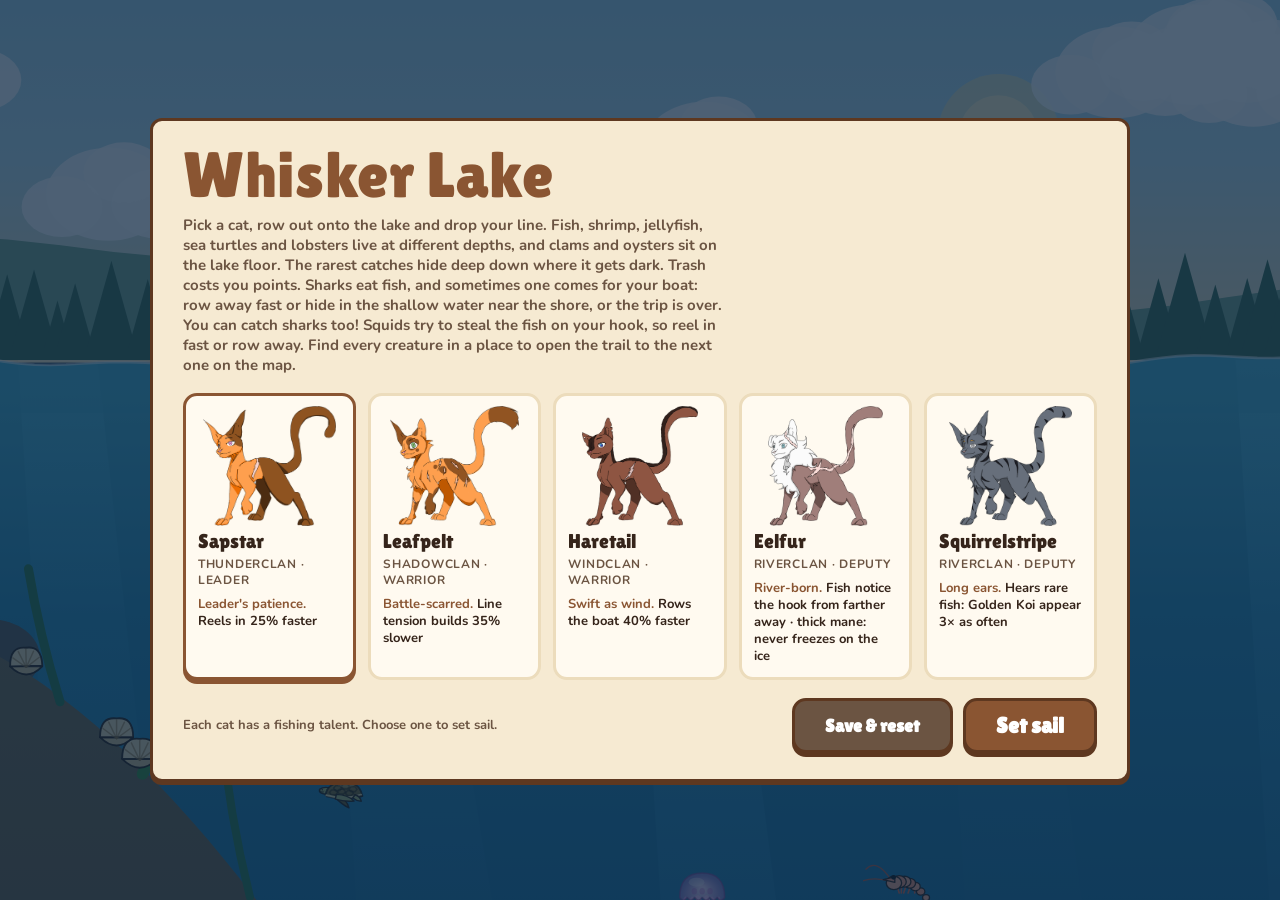
<file: index.html>
<!doctype html>
<html lang="en">
<head>
<meta charset="utf-8">
<meta name="viewport" content="width=device-width,initial-scale=1,viewport-fit=cover">
<title>Whisker Lake</title>
<link rel="preconnect" href="https://fonts.googleapis.com">
<link rel="stylesheet" href="https://fonts.googleapis.com/css2?family=Lilita+One&family=Nunito:wght@600;700;800&display=swap">
<link rel="stylesheet" href="styles.css?v=2026-10-09c">
</head>
<body>
<div id="app">
  <canvas id="cv" aria-label="Fishing lake"></canvas>

  <div id="hud" hidden>
    <div class="hud-left plate"><img id="hudCat" alt=""><div><b id="hudName">Cat</b><span id="hudPerk"></span></div></div>
    <div class="hud-right">
      <div class="stat plate"><small>Score</small><b id="score">0</b></div>
      <div class="stat plate"><small>Depth</small><b id="depth">0 m</b></div>
      <button class="hbtn plate" id="mapBtn">Map</button>
      <button class="hbtn plate" id="dexBtn">Fish log <span id="dexCount">0/15</span></button>
      <button class="hbtn plate" id="saveBtn">Menu</button>
    </div>
  </div>

  <div id="fight" class="plate" hidden>
    <div class="fight-label"><span id="fightName">Fish</span><span id="fightState">Reel!</span></div>
    <div class="bar"><i id="tensionFill"></i></div>
  </div>

  <div id="help" hidden><kbd>←</kbd><kbd>→</kbd> row the boat · <kbd>↓</kbd> drop line · <kbd>↑</kbd> or <kbd>Space</kbd> reel in · reel when the fish is tired, wait when it thrashes · steer clear of trash · <span id="helpArea"></span></div>

  <div id="touch" hidden>
    <div class="grp"><button data-k="left" aria-label="Row left">◀</button><button data-k="right" aria-label="Row right">▶</button></div>
    <div class="grp"><button data-k="down">Drop</button><button data-k="up">Reel</button></div>
  </div>

  <button id="bustBtn" class="go" hidden>Bust rock</button>
  <div id="toast"></div>
  <div id="catchCard" class="plate" hidden></div>

  <div id="select" class="screen">
    <div class="sheet plate">
      <h1>Whisker Lake</h1>
      <p class="lede">Pick a cat, row out onto the lake and drop your line. Fish, shrimp, jellyfish, sea turtles and lobsters live at different depths, and clams and oysters sit on the lake floor. The rarest catches hide deep down where it gets dark. Trash costs you points. Sharks eat fish, and sometimes one comes for your boat: row away fast or hide in the shallow water near the shore, or the trip is over. You can catch sharks too! Squids try to steal the fish on your hook, so reel in fast or row away. Find every creature in a place to open the trail to the next one on the map.</p>
      <div class="cats" id="cats"></div>
      <div class="row">
        <p id="pickNote">Each cat has a fishing talent. Choose one to set sail.</p>
        <div style="display:flex;gap:10px;flex-wrap:wrap"><button class="go" id="selSaveBtn" style="background:var(--ink-soft);font-size:18px">Save &amp; reset</button><button class="go" id="startBtn">Set sail</button></div>
      </div>
    </div>
  </div>

  <div id="over" class="screen" hidden>
    <div class="sheet plate" style="width:min(520px,100%);text-align:center">
      <h2 style="font-size:40px" id="overTitle">Chomp!</h2>
      <p class="lede" id="overText" style="margin-inline:auto"></p>
      <div class="row" style="justify-content:center">
        <button class="go" id="againBtn">Try again</button>
        <button class="go" id="overCatBtn" style="background:var(--ink-soft)">Pick a cat</button>
      </div>
    </div>
  </div>

  <div id="saves" class="screen" hidden>
    <div class="sheet plate" style="width:min(620px,100%)">
      <div class="dexhead"><h2>Menu</h2><button class="go" id="savesClose" style="font-size:18px;padding:8px 20px">Back</button></div>
      <div class="saverow" style="flex-wrap:wrap;margin-top:10px"><button class="go small" id="soundBtn">Sound on</button><button class="go small" id="musicBtn">Music on</button><button class="go small" id="catBtn" style="background:var(--ink-soft)">Switch cat</button></div>
      <p class="lede" style="margin-bottom:10px">Your progress saves by itself on this device: your fish log, best score, this trip's score and your cat. Come back any time and keep fishing.</p>
      <h3 class="junkhead" style="margin-top:8px">Save code</h3>
      <p style="margin:4px 0 8px;font-size:13px;color:var(--ink-soft)">Copy this code to keep a backup or to move your progress to another phone or computer.</p>
      <div class="saverow"><input id="saveCode" readonly aria-label="Your save code"><button class="go small" id="copyBtn">Copy</button></div>
      <h3 class="junkhead">Load a save code</h3>
      <p style="margin:4px 0 8px;font-size:13px;color:var(--ink-soft)">Paste a code from another device. It replaces the progress on this device.</p>
      <div class="saverow"><input id="loadCode" placeholder="WL1-…" aria-label="Save code to load" autocomplete="off" spellcheck="false"><button class="go small" id="loadBtn">Load</button></div>
      <p id="saveMsg" role="status" style="min-height:20px;margin:8px 0 0;font-size:14px"></p>
      <h3 class="junkhead">Start over</h3>
      <div class="saverow" style="flex-wrap:wrap">
        <button class="go small" id="restartBtn" style="background:var(--ink-soft)">Restart trip</button>
        <button class="go small" id="resetBtn" style="background:var(--bad)">Reset everything</button>
      </div>
      <p style="margin:6px 0 0;font-size:13px;color:var(--ink-soft)"><b>Restart trip</b> sets this trip's score back to 0 and keeps your fish log and best score. <b>Reset everything</b> erases all progress on this device.</p>
    </div>
  </div>

  <div id="map" class="screen" hidden>
    <div class="sheet plate" style="width:min(980px,100%)">
      <div class="dexhead"><h2>Map</h2><button class="go" id="mapClose" style="font-size:18px;padding:8px 20px">Back</button></div>
      <div class="mapwrap" id="mapWrap"><img id="mapImg" alt="Map of Whiskers Lake and the rivers, lakes and cave around it"><svg id="mapPath" viewBox="0 0 100 75" preserveAspectRatio="none" aria-hidden="true"></svg></div>
      <div class="mapinfo"><div><b id="mapName"></b><p id="mapText"></p></div><button class="go" id="mapGo">Travel here</button></div>
    </div>
  </div>

  <div id="win" class="screen" hidden>
    <div class="sheet plate" style="width:min(560px,100%);text-align:center">
      <h2 style="font-size:40px">Legend of the lakes!</h2>
      <p class="lede" id="winText" style="margin-inline:auto"></p>
      <button class="go" id="winBtn">Keep fishing</button>
    </div>
  </div>

  <div id="dex" class="screen" hidden>
    <div class="sheet plate">
      <div class="dexhead"><h2>Fish log</h2><button class="go" id="dexClose" style="font-size:18px;padding:8px 20px">Back to the lake</button></div>
      <p class="lede" id="dexSummary" style="margin-bottom:0"></p>
      <div id="dexGrid"></div>
      <h3 class="junkhead">Trash in the lake <span>Avoid it: each piece costs points</span></h3>
      <div class="dexgrid" id="junkGrid"></div>
    </div>
  </div>
</div>

<!-- When you upload changed files, change the version (both places) so browsers fetch the new ones -->
<script src="js/loader.js?v=2026-10-09c"></script>
</body>
</html>
</file>
<file: styles.css>
/* Layout: full-screen canvas lake; parchment-and-wood UI panels float over it. Single storybook look (one theme by design). */
:root{
  --parchment:#f6ead2; --parchment-2:#ecdcbc; --ink:#35241a; --ink-soft:#6b5442;
  --wood:#8a5532; --wood-dark:#5e3820; --lake:#1f6f99; --deep:#0a2440;
  --good:#3f9b5a; --warn:#e2a020; --bad:#d2483a;
  --display:"Lilita One","Trebuchet MS",system-ui,sans-serif;
  --body:"Nunito",system-ui,-apple-system,"Segoe UI",sans-serif;
  color-scheme:light;
}
html{height:100%;box-sizing:border-box}
*,*::before,*::after{box-sizing:inherit}
body{height:100%;margin:0;overflow:hidden;background:var(--deep);color:var(--ink);font-family:var(--body);font-weight:700}
#app{position:relative;width:100%;height:100%;overflow:hidden;user-select:none;-webkit-user-select:none;touch-action:none}
canvas{display:block;width:100%;height:100%}
[hidden]{display:none!important}
button{font:inherit;cursor:pointer}
button:focus-visible{outline:3px solid #ffd76a;outline-offset:2px}

/* HUD */
#hud{position:absolute;inset:0 0 auto 0;display:flex;flex-wrap:wrap;gap:8px;align-items:flex-start;justify-content:space-between;padding:10px 12px;pointer-events:none}
#hud>*{pointer-events:auto}
.plate{background:var(--parchment);border:3px solid var(--wood-dark);border-radius:12px;box-shadow:0 3px 0 var(--wood-dark)}
.hud-left{display:flex;align-items:center;gap:8px;padding:4px 12px 4px 4px}
.hud-left img{width:52px;height:46px;object-fit:contain}
.hud-left b{display:block;font-family:var(--display);font-weight:400;font-size:18px;line-height:1}
.hud-left span{font-size:12px;color:var(--ink-soft)}
.hud-right{display:flex;gap:6px;align-items:stretch;flex-wrap:wrap;justify-content:flex-end}
.stat{padding:3px 12px;text-align:center;min-width:72px}
.stat small{display:block;font-size:11px;letter-spacing:.06em;text-transform:uppercase;color:var(--ink-soft)}
.stat b{font-family:var(--display);font-weight:400;font-size:20px;font-variant-numeric:tabular-nums}
.hbtn{padding:4px 12px;color:var(--ink);font-size:13px}
.hbtn:hover{background:var(--parchment-2)}
#fight{position:absolute;left:50%;bottom:calc(64px + env(safe-area-inset-bottom,0px));transform:translateX(-50%);width:min(340px,86vw);padding:8px 12px;pointer-events:none}
.fight-label{display:flex;justify-content:space-between;gap:8px;font-size:13px;margin-bottom:6px}
#fightName{font-family:var(--display);font-weight:400;font-size:16px}
#fightState{font-weight:800}
.bar{height:14px;border-radius:8px;background:#d9c7a3;border:2px solid var(--wood-dark);overflow:hidden}
.bar i{display:block;height:100%;width:0;background:var(--good);transition:background .15s}
#help{position:absolute;left:12px;bottom:12px;padding:6px 12px;font-size:12px;color:var(--ink-soft);background:rgba(246,234,210,.85);border-radius:10px;pointer-events:none}
#help kbd{font-family:var(--body);background:var(--parchment-2);border:1px solid var(--ink-soft);border-radius:4px;padding:0 5px;color:var(--ink)}

/* touch */
#touch{position:absolute;inset:auto 0 0 0;display:none;justify-content:space-between;padding:0 14px calc(14px + env(safe-area-inset-bottom,0px));pointer-events:none}
#touch .grp{display:flex;gap:10px;pointer-events:auto}
#touch button{width:68px;height:62px;border-radius:16px;background:rgba(246,234,210,.9);border:3px solid var(--wood-dark);color:var(--ink);font-family:var(--display);font-size:15px;box-shadow:0 3px 0 var(--wood-dark)}
#touch button.on{transform:translateY(2px);box-shadow:0 1px 0 var(--wood-dark);background:var(--parchment-2)}
@media (pointer:coarse){#touch{display:flex}#help{display:none}#fight{bottom:calc(92px + env(safe-area-inset-bottom,0px))}}

/* toast + catch card */
#toast{position:absolute;left:50%;top:40%;transform:translate(-50%,-50%);font-family:var(--display);font-size:clamp(22px,4vw,34px);color:#fff;text-shadow:0 3px 0 var(--wood-dark),0 0 12px rgba(0,0,0,.4);pointer-events:none;opacity:0;transition:opacity .25s;text-align:center;white-space:nowrap}
#toast.show{opacity:1}
#catchCard{position:absolute;right:14px;top:84px;width:220px;padding:10px 12px 12px;text-align:center;pointer-events:none;animation:pop .35s ease-out}
#catchCard canvas{width:180px;height:90px;margin:0 auto}
#catchCard .new{display:inline-block;background:var(--bad);color:#fff;border-radius:6px;padding:1px 8px;font-size:12px;letter-spacing:.06em;text-transform:uppercase}
#catchCard h3{margin:2px 0 0;font-family:var(--display);font-weight:400;font-size:22px}
#catchCard p{margin:2px 0 0;font-size:13px;color:var(--ink-soft)}
@keyframes pop{from{transform:scale(.7);opacity:0}to{transform:scale(1);opacity:1}}

/* screens */
.screen{position:absolute;inset:0;overflow:auto;background:rgba(10,36,64,.72);padding-block:24px;padding-inline:16px;display:flex;justify-content:center;align-items:flex-start}
.sheet{width:min(980px,100%);margin:auto 0;padding:22px clamp(14px,3vw,30px) 26px}
.sheet h1{margin:0;font-family:var(--display);font-weight:400;font-size:clamp(38px,7vw,64px);line-height:1;color:var(--wood);text-wrap:balance;letter-spacing:.01em}
.sheet h2{margin:0;font-family:var(--display);font-weight:400;font-size:28px;color:var(--wood)}
.lede{margin:8px 0 18px;color:var(--ink-soft);max-width:60ch;font-size:15px}
.cats{display:grid;grid-template-columns:repeat(auto-fill,minmax(160px,1fr));gap:12px}
.catcard{display:flex;flex-direction:column;gap:4px;text-align:left;padding:10px 12px 12px;background:#fffaf0;border:3px solid var(--parchment-2);border-radius:14px;color:var(--ink);transition:transform .12s,border-color .12s}
.catcard:hover{transform:translateY(-3px)}
.catcard[aria-pressed="true"]{border-color:var(--wood);box-shadow:0 4px 0 var(--wood)}
.catcard img{width:100%;height:120px;object-fit:contain}
.catcard b{font-family:var(--display);font-weight:400;font-size:20px;line-height:1.1}
.catcard .clan{font-size:12px;letter-spacing:.06em;text-transform:uppercase;color:var(--ink-soft)}
.catcard .perk{margin-top:4px;font-size:13px;line-height:1.3}
.catcard .perk em{font-style:normal;color:var(--wood)}
.row{display:flex;flex-wrap:wrap;gap:12px;align-items:center;justify-content:space-between;margin-top:18px}
.row p{margin:0;font-size:13px;color:var(--ink-soft);max-width:52ch}
.go{padding:12px 30px;font-family:var(--display);font-size:22px;color:#fff;background:var(--wood);border:3px solid var(--wood-dark);border-radius:14px;box-shadow:0 4px 0 var(--wood-dark)}
.go:active{transform:translateY(2px);box-shadow:0 2px 0 var(--wood-dark)}
.dexgrid{display:grid;grid-template-columns:repeat(auto-fill,minmax(150px,1fr));gap:10px;margin-top:14px}
.dexitem{background:#fffaf0;border:2px solid var(--parchment-2);border-radius:12px;padding:8px 10px;font-size:13px}
.dexitem canvas{width:100%;height:64px;display:block}
.dexitem b{display:block;font-family:var(--display);font-weight:400;font-size:17px}
.dexitem span{color:var(--ink-soft);font-variant-numeric:tabular-nums}
.junkhead{margin:22px 0 0;font-family:var(--display);font-weight:400;font-size:20px;color:var(--ink-soft);display:flex;flex-wrap:wrap;gap:4px 10px;align-items:baseline}
.junkhead span{font-family:var(--body);font-size:13px;font-weight:700}
.dexitem.trash{background:#f1ece2}
.mapwrap{position:relative;margin-top:12px;border-radius:12px;overflow:hidden;border:3px solid var(--wood-dark);aspect-ratio:4/3;background:#3d6b4f}
.mapwrap img{width:100%;height:100%;display:block;object-fit:cover}
.mapwrap svg{position:absolute;inset:0;width:100%;height:100%;pointer-events:none}
.pin{position:absolute;transform:translate(-50%,-50%);width:44px;height:44px;border-radius:50%;border:3px solid var(--wood-dark);background:var(--parchment);font-family:var(--display);font-size:20px;color:var(--ink);display:grid;place-items:center;box-shadow:0 3px 0 var(--wood-dark);padding:0}
.pin.locked{background:#a89d8c;color:#5a4f42}
.pin.locked::before{content:'';position:absolute;right:-6px;top:-6px;width:16px;height:16px;border-radius:4px;background:var(--wood-dark)}
.pin.done{background:#ffd76a}
.pin.here::after{content:'';position:absolute;inset:-10px;border-radius:50%;border:3px solid #fff;animation:ping 1.4s ease-out infinite}
.pin[aria-pressed="true"]{outline:4px solid #fff;outline-offset:2px}
@media (max-width:600px){.pin{width:30px;height:30px;font-size:15px;border-width:2px}}
@keyframes ping{from{transform:scale(.8);opacity:1}to{transform:scale(1.35);opacity:0}}
.mapinfo{display:flex;gap:12px;align-items:center;justify-content:space-between;margin-top:12px;flex-wrap:wrap}
.mapinfo b{font-family:var(--display);font-weight:400;font-size:22px}
.mapinfo p{margin:2px 0 0;font-size:14px;color:var(--ink-soft);max-width:62ch}
.go:disabled{opacity:.55;cursor:default}
.hbtn.new{background:#ffd76a;animation:pulse 1.2s ease-in-out infinite}
@keyframes pulse{50%{transform:scale(1.08)}}
.saverow{display:flex;gap:8px;align-items:center}
.saverow input{flex:1;min-width:0;font:600 14px var(--body);padding:10px 12px;border:2px solid var(--wood-dark);border-radius:10px;background:#fffaf0;color:var(--ink)}
.go.small{font-size:17px;padding:8px 16px}
.dexhead{display:flex;justify-content:space-between;align-items:center;gap:10px;flex-wrap:wrap}
@media (prefers-reduced-motion:reduce){*{animation:none!important;transition:none!important}}

/* rock-buster button (the Luminous Cave) */
#bustBtn{position:absolute;left:50%;transform:translateX(-50%);bottom:64px;z-index:6;font-size:20px;padding:10px 26px;background:#7a5cc8;box-shadow:0 0 0 3px rgba(255,255,255,.35),0 6px 18px rgba(0,0,0,.35);animation:bustPulse 1.2s ease-in-out infinite}
#bustBtn[hidden]{display:none}
@keyframes bustPulse{50%{box-shadow:0 0 0 6px rgba(190,170,255,.45),0 6px 18px rgba(0,0,0,.35)}}
@media (pointer:coarse){#bustBtn{bottom:calc(92px + env(safe-area-inset-bottom,0px))}}
</file>
